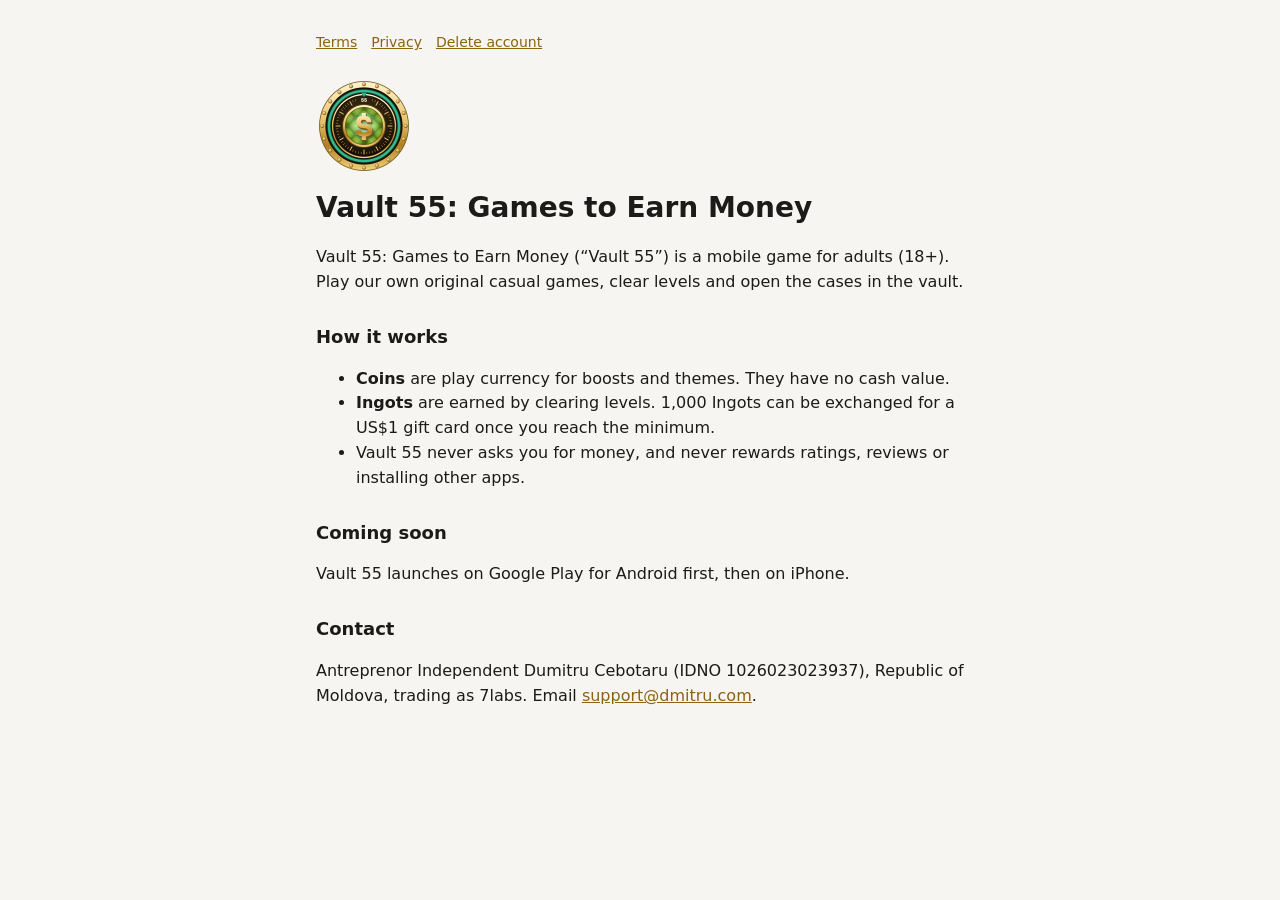
<file: index.html>
<!doctype html>
<html lang="en">
<head>
  <meta charset="utf-8">
  <meta name="viewport" content="width=device-width, initial-scale=1">
  <title>Vault 55: Games to Earn Money</title>
  <meta name="description" content="Vault 55: Games to Earn Money is a mobile game for adults: original puzzle and casual games, Coins to play with and Ingots you can exchange for gift cards.">
  <link rel="icon" href="icon.png">
  <link rel="stylesheet" href="site.css">
</head>
<body>
<main>
  <nav><a href="terms.html">Terms</a><a href="privacy.html">Privacy</a><a href="delete-account.html">Delete account</a></nav>
  <img src="icon.png" width="96" height="96" alt="" style="display:block;margin:8px 0 12px">
  <h1>Vault 55: Games to Earn Money</h1>
  <p>Vault 55: Games to Earn Money (“Vault 55”) is a mobile game for adults (18+). Play our own original casual games, clear levels and open the cases in the vault.</p>
  <h2>How it works</h2>
  <ul>
    <li><strong>Coins</strong> are play currency for boosts and themes. They have no cash value.</li>
    <li><strong>Ingots</strong> are earned by clearing levels. 1,000 Ingots can be exchanged for a US$1 gift card once you reach the minimum.</li>
    <li>Vault 55 never asks you for money, and never rewards ratings, reviews or installing other apps.</li>
  </ul>
  <h2>Coming soon</h2>
  <p>Vault 55 launches on Google Play for Android first, then on iPhone.</p>
  <h2>Contact</h2>
  <p>Antreprenor Independent Dumitru Cebotaru (IDNO 1026023023937), Republic of Moldova, trading as 7labs. Email <a href="mailto:support@dmitru.com">support@dmitru.com</a>.</p>
</main>
</body>
</html>
</file>
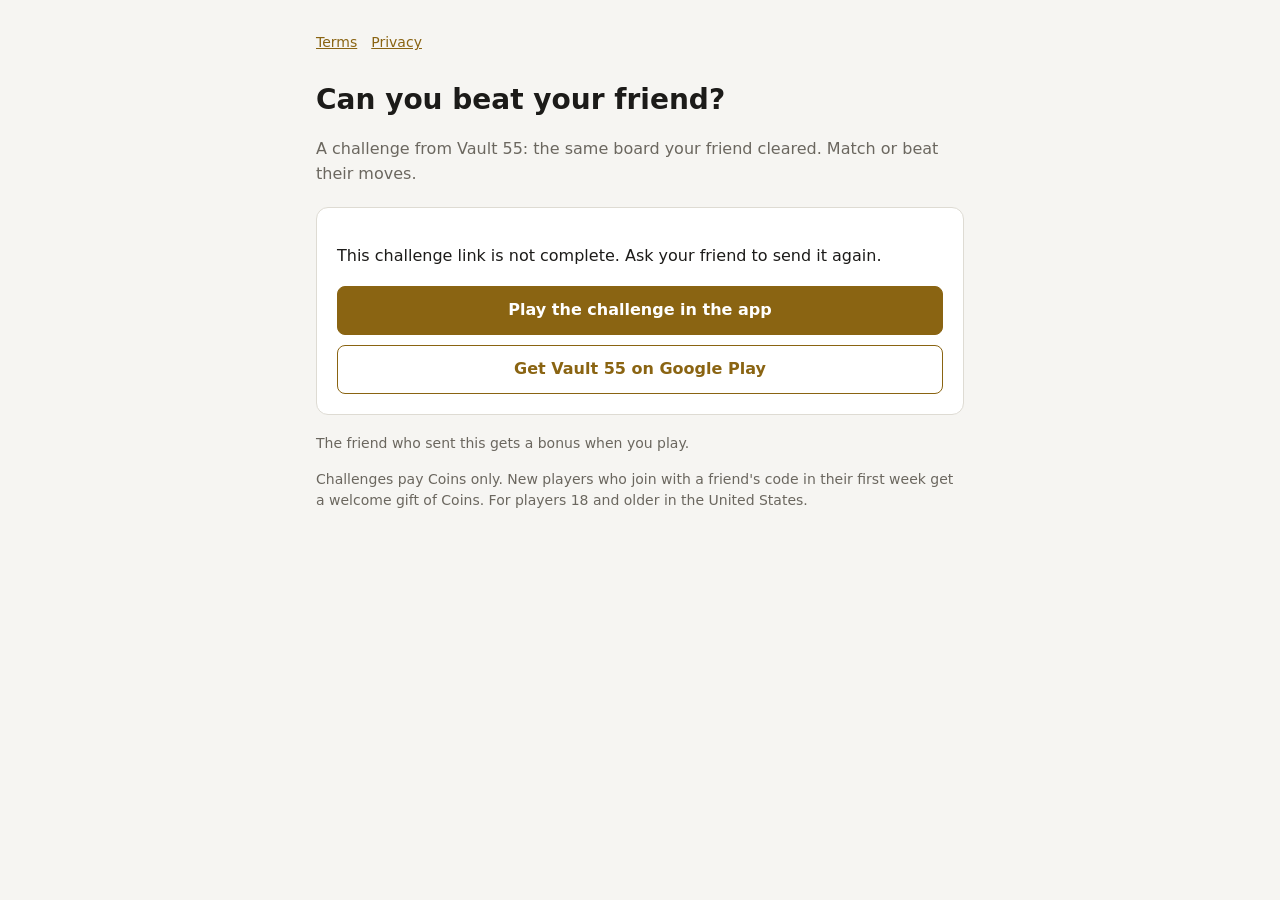
<file: challenge.html>
<!doctype html>
<html lang="en">
<head>
  <meta charset="utf-8">
  <meta name="viewport" content="width=device-width, initial-scale=1">
  <title>Vault 55 challenge</title>
  <meta name="robots" content="noindex">
  <link rel="icon" href="icon.png">
  <link rel="stylesheet" href="site.css">
  <style>
    .card { background: var(--card); border: 1px solid var(--line); border-radius: 12px; padding: 20px; margin-top: 20px; }
    .code { font-size: 26px; font-weight: 800; letter-spacing: 1px; color: var(--accent); margin: 4px 0 8px; word-break: break-all; }
    .actions { display: flex; flex-direction: column; gap: 10px; margin-top: 18px; }
    .actions a { display: block; text-align: center; text-decoration: none; font-weight: 600; min-height: 44px; padding: 11px 18px; border-radius: 8px; }
    .primary { background: var(--accent); color: var(--card); border: 1px solid var(--accent); }
    .secondary { color: var(--accent); border: 1px solid var(--accent); }
    .small { font-size: 14px; }
  </style>
</head>
<body>
<main>
  <nav><a href="terms.html">Terms</a><a href="privacy.html">Privacy</a></nav>
  <h1>Can you beat your friend?</h1>
  <p class="muted">A challenge from Vault 55: the same board your friend cleared. Match or beat their moves.</p>

  <div class="card">
    <p class="muted small" id="from-label">Challenge from</p>
    <p class="code" id="code">&nbsp;</p>
    <p id="state">Open it in the app to see the level and the moves to beat.</p>
    <div class="actions">
      <a class="primary" id="open" href="vault55://challenge">Play the challenge in the app</a>
      <a class="secondary" id="store" href="https://play.google.com/store/apps/details?id=com.sevenlabs.vault55">Get Vault 55 on Google Play</a>
    </div>
  </div>

  <p class="muted small" style="margin-top:18px">The friend who sent this gets a bonus when you play.</p>
  <p class="muted small">Challenges pay Coins only. New players who join with a friend&#x27;s code in their first week get a welcome gift of Coins. For players 18 and older in the United States.</p>
</main>
<script>
  // Reads ?id=UUID&c=CODE. Anything that does not match the patterns the app uses is ignored.
  (function () {
    var q = new URLSearchParams(location.search);
    var id = (q.get("id") || "").trim().toLowerCase();
    var code = (q.get("c") || "").trim().toUpperCase();
    if (!/^[0-9a-f]{8}-[0-9a-f]{4}-[0-9a-f]{4}-[0-9a-f]{4}-[0-9a-f]{12}$/.test(id)) id = "";
    if (!/^[A-Z]{3,8}-[0-9]{2,3}$/.test(code)) code = "";

    if (code) {
      document.getElementById("code").textContent = code;
    } else {
      document.getElementById("from-label").hidden = true;
      document.getElementById("code").hidden = true;
    }
    if (!id) {
      document.getElementById("state").textContent = "This challenge link is not complete. Ask your friend to send it again.";
      document.getElementById("open").hidden = true;
    }

    var app = new URLSearchParams();
    if (id) app.set("id", id);
    if (code) app.set("c", code);
    var appLink = "vault55://challenge" + (id ? "?" + app.toString() : "");
    document.getElementById("open").href = appLink;

    // The Play Store keeps the referrer through the install: ch=challenge, c=friend code.
    var ref = new URLSearchParams();
    if (id) ref.set("ch", id);
    if (code) ref.set("c", code);
    var store = "https://play.google.com/store/apps/details?id=com.sevenlabs.vault55";
    if (ref.toString()) store += "&referrer=" + encodeURIComponent(ref.toString());
    document.getElementById("store").href = store;

    if (id && /Android/i.test(navigator.userAgent)) {
      setTimeout(function () { location.href = appLink; }, 300);
    }
  })();
</script>
</body>
</html>
</file>
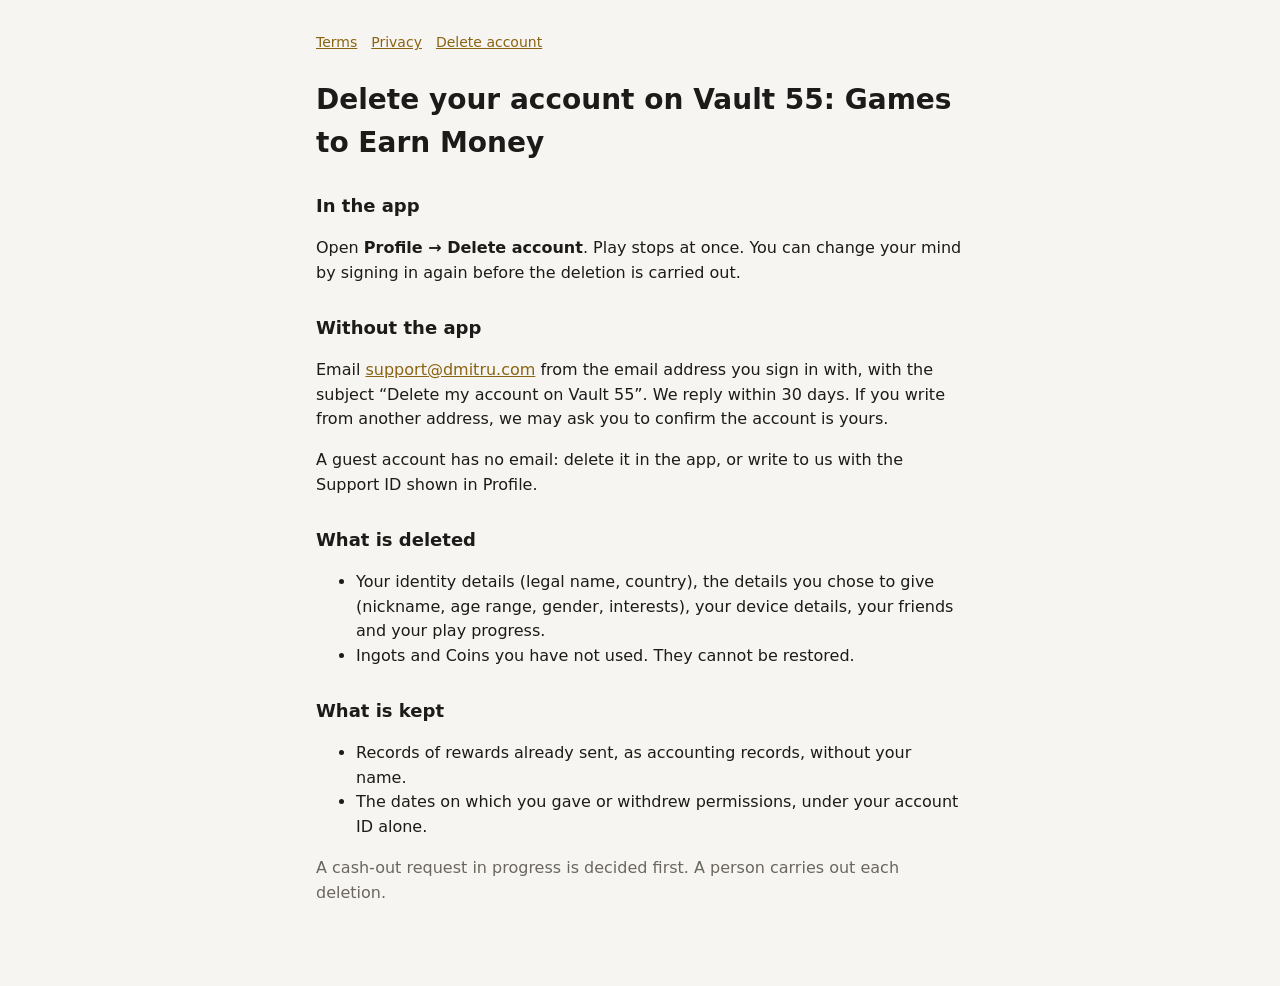
<file: delete-account.html>
<!doctype html>
<html lang="en">
<head>
  <meta charset="utf-8">
  <meta name="viewport" content="width=device-width, initial-scale=1">
  <title>Delete your account on Vault 55: Games to Earn Money</title>
  <link rel="icon" href="icon.png">
  <link rel="stylesheet" href="site.css">
</head>
<body>
<main>
  <nav><a href="terms.html">Terms</a><a href="privacy.html">Privacy</a><a href="delete-account.html">Delete account</a></nav>
  <h1>Delete your account on Vault 55: Games to Earn Money</h1>

  <h2>In the app</h2>
  <p>Open <strong>Profile → Delete account</strong>. Play stops at once. You can change your mind by signing in again before the deletion is carried out.</p>

  <h2>Without the app</h2>
  <p>Email <a href="mailto:support@dmitru.com?subject=Delete%20my%20account%20on%20Vault%2055">support@dmitru.com</a> from the email address you sign in with, with the subject “Delete my account on Vault 55”. We reply within 30 days. If you write from another address, we may ask you to confirm the account is yours.</p>

  <p>A guest account has no email: delete it in the app, or write to us with the Support ID shown in Profile.</p>

  <h2>What is deleted</h2>
  <ul>
    <li>Your identity details (legal name, country), the details you chose to give (nickname, age range, gender, interests), your device details, your friends and your play progress.</li>
    <li>Ingots and Coins you have not used. They cannot be restored.</li>
  </ul>
  <h2>What is kept</h2>
  <ul>
    <li>Records of rewards already sent, as accounting records, without your name.</li>
    <li>The dates on which you gave or withdrew permissions, under your account ID alone.</li>
  </ul>
  <p class="muted">A cash-out request in progress is decided first. A person carries out each deletion.</p>
</main>
</body>
</html>
</file>
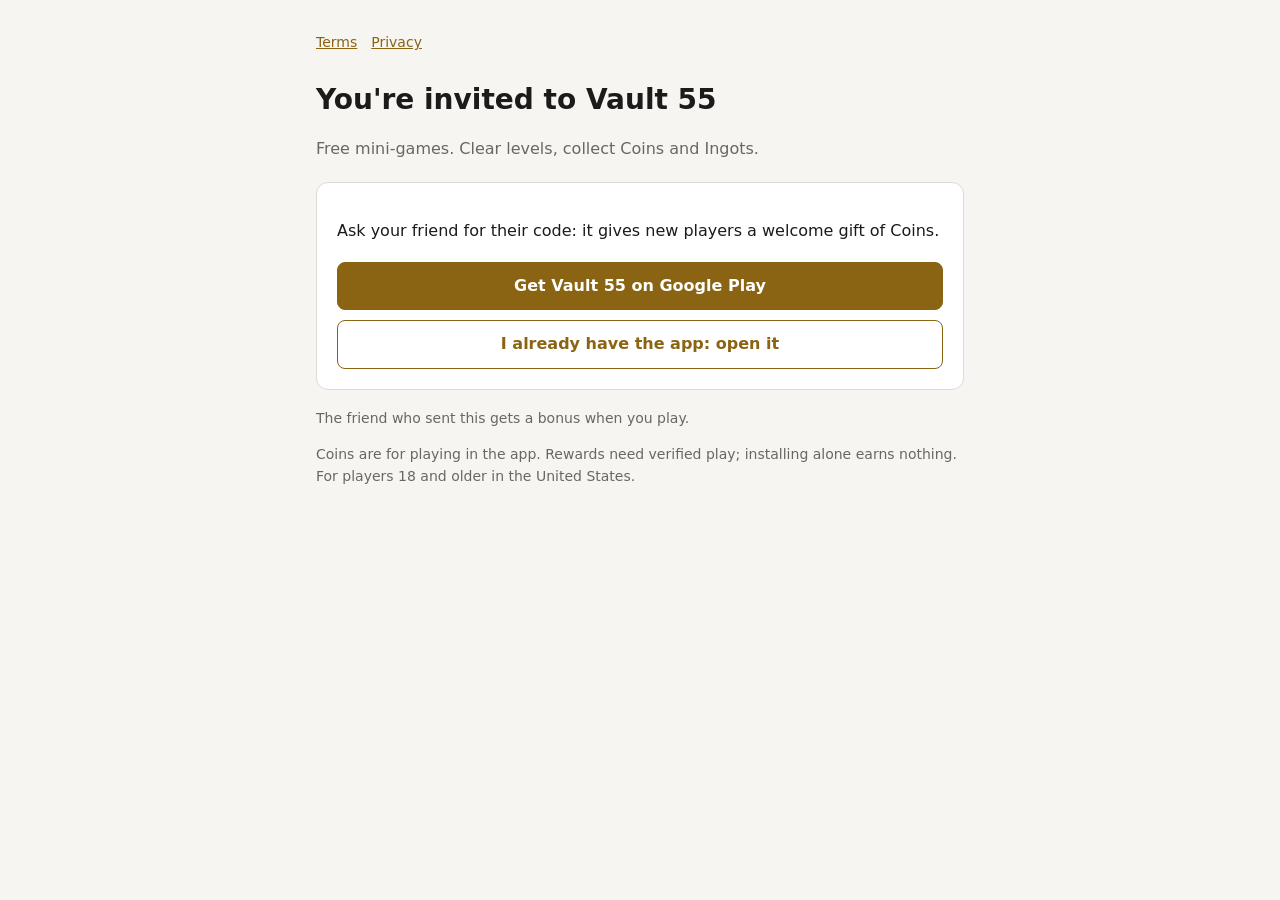
<file: invite.html>
<!doctype html>
<html lang="en">
<head>
  <meta charset="utf-8">
  <meta name="viewport" content="width=device-width, initial-scale=1">
  <title>Invited to Vault 55</title>
  <meta name="robots" content="noindex">
  <link rel="icon" href="icon.png">
  <link rel="stylesheet" href="site.css">
  <style>
    .card { background: var(--card); border: 1px solid var(--line); border-radius: 12px; padding: 20px; margin-top: 20px; }
    .code { font-size: 34px; font-weight: 800; letter-spacing: 1px; color: var(--accent); margin: 4px 0 8px; word-break: break-all; }
    .gift { color: var(--ok); font-weight: 700; }
    .actions { display: flex; flex-direction: column; gap: 10px; margin-top: 18px; }
    .actions a { display: block; text-align: center; text-decoration: none; font-weight: 600; min-height: 44px; padding: 11px 18px; border-radius: 8px; }
    .primary { background: var(--accent); color: var(--card); border: 1px solid var(--accent); }
    .secondary { color: var(--accent); border: 1px solid var(--accent); }
    .small { font-size: 14px; }
  </style>
</head>
<body>
<main>
  <nav><a href="terms.html">Terms</a><a href="privacy.html">Privacy</a></nav>
  <h1>You&#x27;re invited to Vault 55</h1>
  <p class="muted">Free mini-games. Clear levels, collect Coins and Ingots.</p>

  <div class="card" id="invite">
    <p class="muted small" id="code-label">Your friend&#x27;s code</p>
    <p class="code" id="code">&nbsp;</p>
    <p class="gift" id="gift" hidden>A Coin gift is waiting for you.</p>
    <p id="how">New players who use this code in their first week get a welcome gift of Coins.</p>
    <div class="actions">
      <a class="primary" id="store" href="https://play.google.com/store/apps/details?id=com.sevenlabs.vault55">Get Vault 55 on Google Play</a>
      <a class="secondary" id="open" href="vault55://invite">I already have the app: open it</a>
    </div>
  </div>

  <p class="muted small" style="margin-top:18px">The friend who sent this gets a bonus when you play.</p>
  <p class="muted small">Coins are for playing in the app. Rewards need verified play; installing alone earns nothing. For players 18 and older in the United States.</p>
</main>
<script>
  // Reads ?c=CODE&g=TOKEN. Anything that does not match the patterns the app uses is ignored.
  (function () {
    var q = new URLSearchParams(location.search);
    var code = (q.get("c") || "").trim().toUpperCase();
    var gift = (q.get("g") || "").trim().toUpperCase();
    if (!/^[A-Z]{3,8}-[0-9]{2,3}$/.test(code)) code = "";
    if (!/^[A-Z2-9]{8}$/.test(gift)) gift = "";

    var params = new URLSearchParams();
    if (code) params.set("c", code);
    if (gift) params.set("g", gift);
    var query = params.toString();

    if (code) {
      document.getElementById("code").textContent = code;
    } else {
      document.getElementById("code-label").hidden = true;
      document.getElementById("code").hidden = true;
      document.getElementById("how").textContent = "Ask your friend for their code: it gives new players a welcome gift of Coins.";
    }
    if (gift) document.getElementById("gift").hidden = false;

    // The Play Store keeps the referrer through the install, so the app can find the code.
    var store = "https://play.google.com/store/apps/details?id=com.sevenlabs.vault55";
    if (query) store += "&referrer=" + encodeURIComponent(query);
    document.getElementById("store").href = store;

    var app = "vault55://invite" + (query ? "?" + query : "");
    document.getElementById("open").href = app;
    // Try the app once; if it is not installed the page simply stays.
    if (query && /Android/i.test(navigator.userAgent)) {
      setTimeout(function () { location.href = app; }, 300);
    }
  })();
</script>
</body>
</html>
</file>
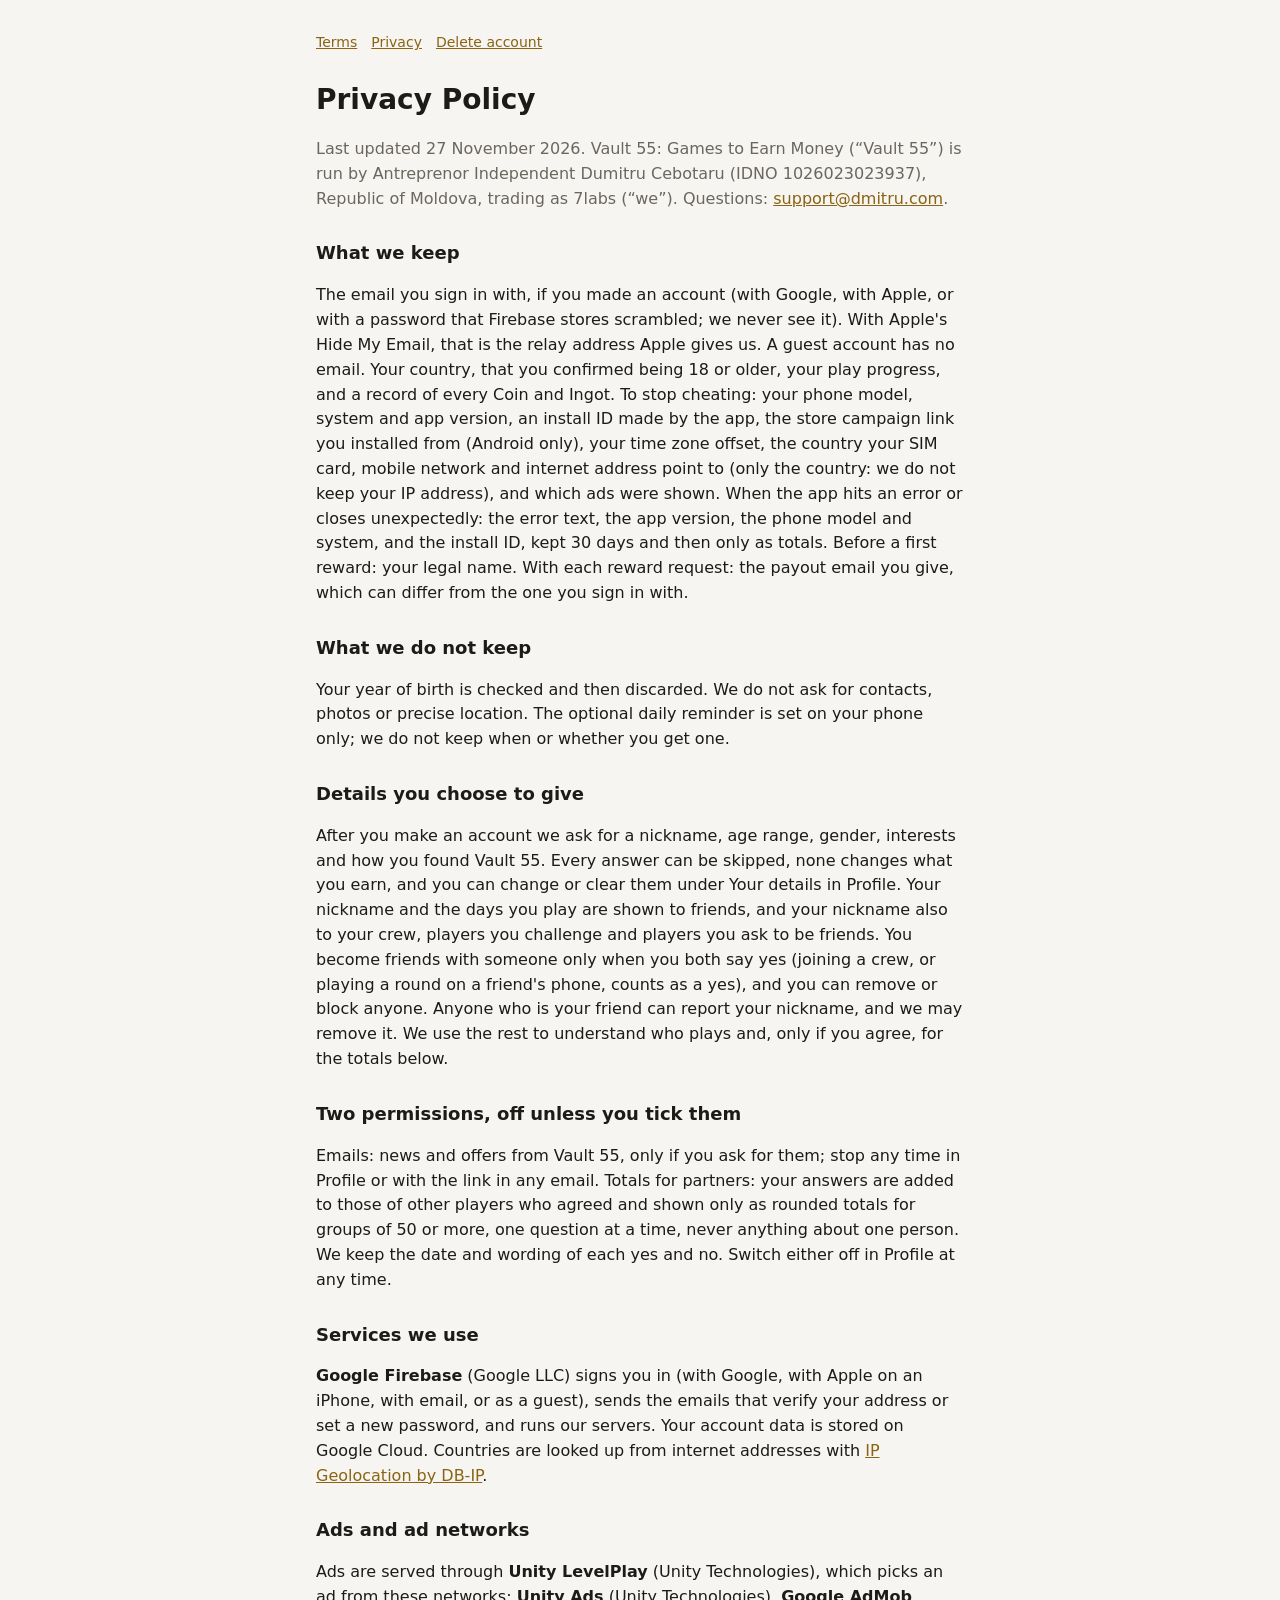
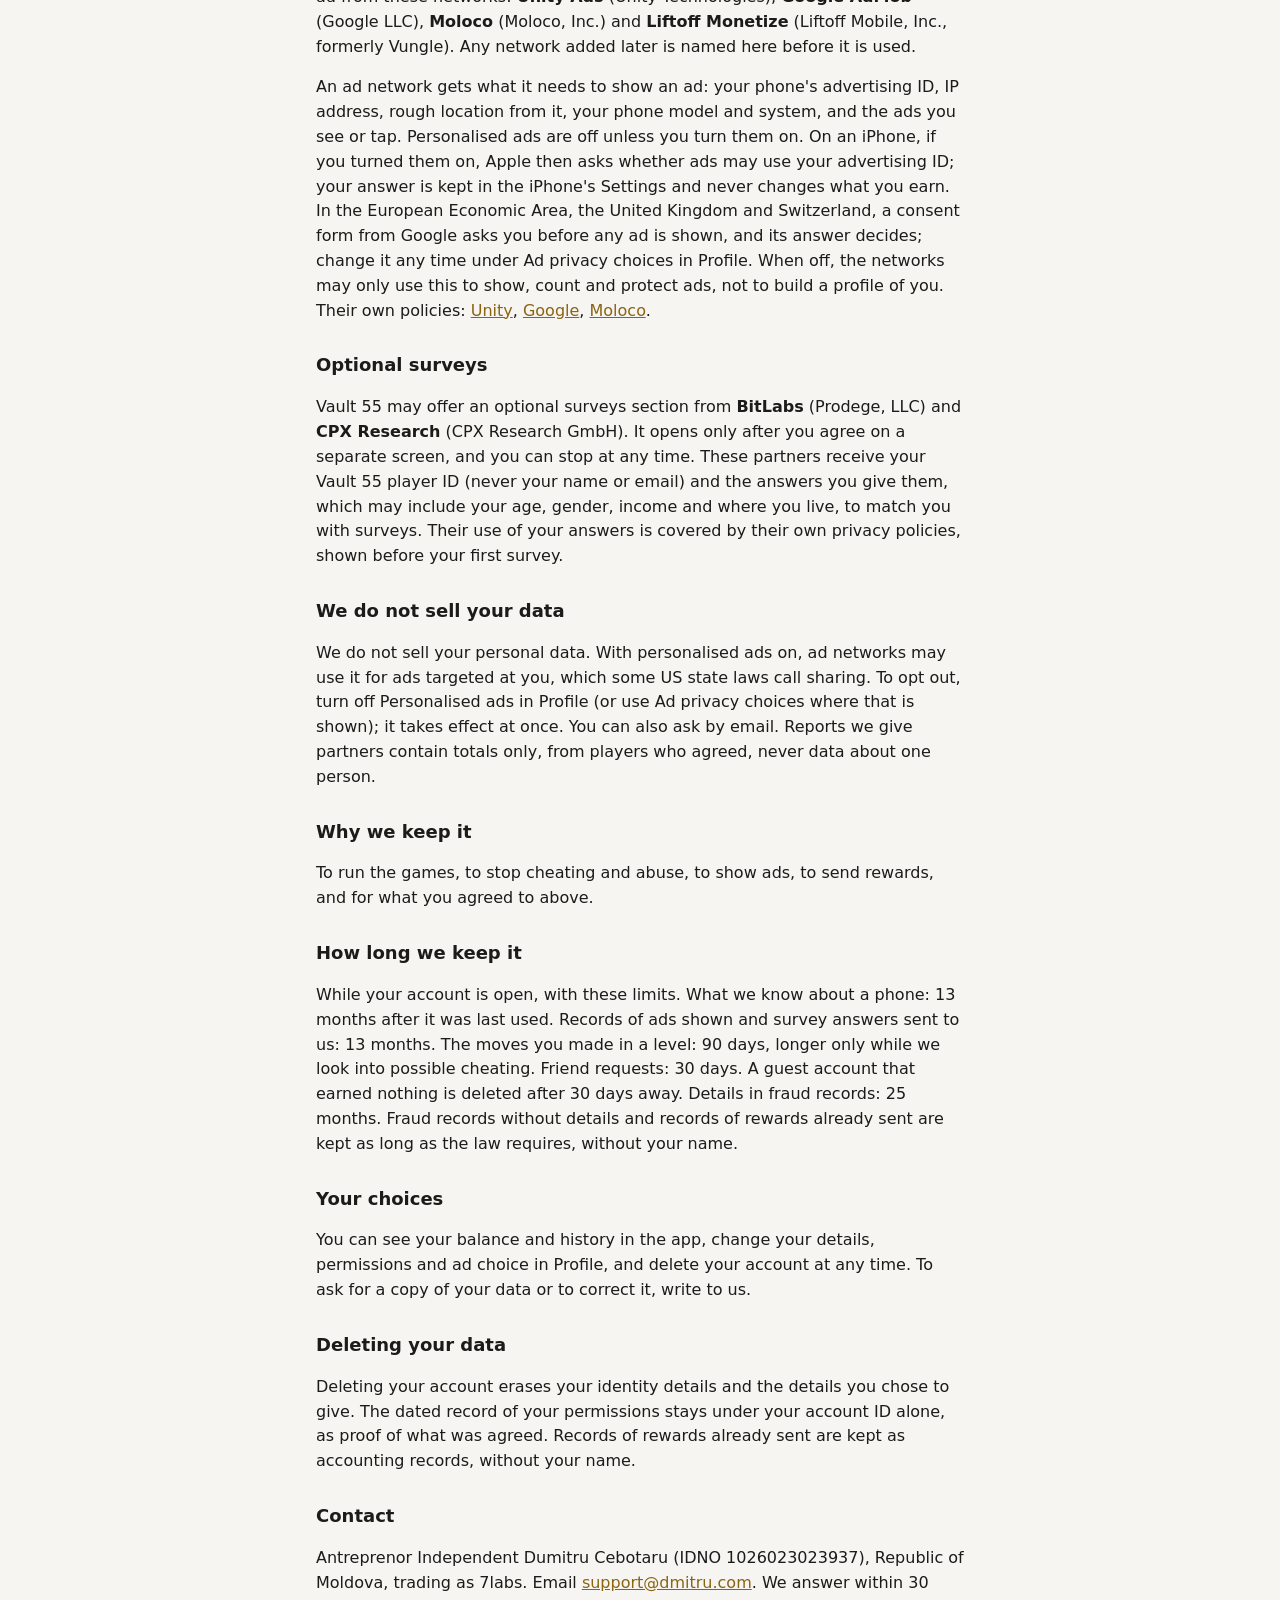
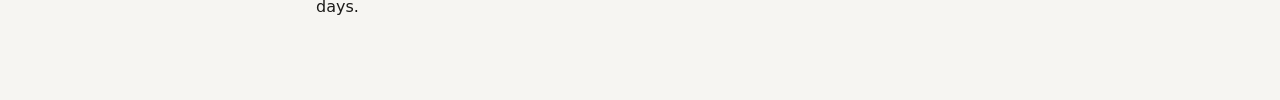
<file: privacy.html>
<!doctype html>
<html lang="en">
<head>
  <meta charset="utf-8">
  <meta name="viewport" content="width=device-width, initial-scale=1">
  <title>Vault 55: Games to Earn Money Privacy Policy</title>
  <link rel="icon" href="icon.png">
  <link rel="stylesheet" href="site.css">
</head>
<body>
<main>
  <nav><a href="terms.html">Terms</a><a href="privacy.html">Privacy</a><a href="delete-account.html">Delete account</a></nav>
  <h1>Privacy Policy</h1>
  <p class="muted">Last updated 27 November 2026. Vault 55: Games to Earn Money (“Vault 55”) is run by Antreprenor Independent Dumitru Cebotaru (IDNO 1026023023937), Republic of Moldova, trading as 7labs (“we”). Questions: <a href="mailto:support@dmitru.com">support@dmitru.com</a>.</p>
  <h2>What we keep</h2>
  <p>The email you sign in with, if you made an account (with Google, with Apple, or with a password that Firebase stores scrambled; we never see it). With Apple&#x27;s Hide My Email, that is the relay address Apple gives us. A guest account has no email. Your country, that you confirmed being 18 or older, your play progress, and a record of every Coin and Ingot. To stop cheating: your phone model, system and app version, an install ID made by the app, the store campaign link you installed from (Android only), your time zone offset, the country your SIM card, mobile network and internet address point to (only the country: we do not keep your IP address), and which ads were shown. When the app hits an error or closes unexpectedly: the error text, the app version, the phone model and system, and the install ID, kept 30 days and then only as totals. Before a first reward: your legal name. With each reward request: the payout email you give, which can differ from the one you sign in with.</p>
  <h2>What we do not keep</h2>
  <p>Your year of birth is checked and then discarded. We do not ask for contacts, photos or precise location. The optional daily reminder is set on your phone only; we do not keep when or whether you get one.</p>
  <h2>Details you choose to give</h2>
  <p>After you make an account we ask for a nickname, age range, gender, interests and how you found Vault 55. Every answer can be skipped, none changes what you earn, and you can change or clear them under Your details in Profile. Your nickname and the days you play are shown to friends, and your nickname also to your crew, players you challenge and players you ask to be friends. You become friends with someone only when you both say yes (joining a crew, or playing a round on a friend's phone, counts as a yes), and you can remove or block anyone. Anyone who is your friend can report your nickname, and we may remove it. We use the rest to understand who plays and, only if you agree, for the totals below.</p>
  <h2>Two permissions, off unless you tick them</h2>
  <p>Emails: news and offers from Vault 55, only if you ask for them; stop any time in Profile or with the link in any email. Totals for partners: your answers are added to those of other players who agreed and shown only as rounded totals for groups of 50 or more, one question at a time, never anything about one person. We keep the date and wording of each yes and no. Switch either off in Profile at any time.</p>
  <h2>Services we use</h2>
  <p><strong>Google Firebase</strong> (Google LLC) signs you in (with Google, with Apple on an iPhone, with email, or as a guest), sends the emails that verify your address or set a new password, and runs our servers. Your account data is stored on Google Cloud. Countries are looked up from internet addresses with <a href="https://db-ip.com">IP Geolocation by DB-IP</a>.</p>
  <h2>Ads and ad networks</h2>
  <p>Ads are served through <strong>Unity LevelPlay</strong> (Unity Technologies), which picks an ad from these networks: <strong>Unity Ads</strong> (Unity Technologies), <strong>Google AdMob</strong> (Google LLC), <strong>Moloco</strong> (Moloco, Inc.) and <strong>Liftoff Monetize</strong> (Liftoff Mobile, Inc., formerly Vungle). Any network added later is named here before it is used.</p>
  <p>An ad network gets what it needs to show an ad: your phone&#x27;s advertising ID, IP address, rough location from it, your phone model and system, and the ads you see or tap. Personalised ads are off unless you turn them on. On an iPhone, if you turned them on, Apple then asks whether ads may use your advertising ID; your answer is kept in the iPhone&#x27;s Settings and never changes what you earn. In the European Economic Area, the United Kingdom and Switzerland, a consent form from Google asks you before any ad is shown, and its answer decides; change it any time under Ad privacy choices in Profile. When off, the networks may only use this to show, count and protect ads, not to build a profile of you. Their own policies: <a href="https://unity.com/legal/game-player-and-app-user-privacy-policy">Unity</a>, <a href="https://policies.google.com/technologies/ads">Google</a>, <a href="https://www.moloco.com/privacy-policy">Moloco</a>.</p>
  <h2>Optional surveys</h2>
  <p>Vault 55 may offer an optional surveys section from <strong>BitLabs</strong> (Prodege, LLC) and <strong>CPX Research</strong> (CPX Research GmbH). It opens only after you agree on a separate screen, and you can stop at any time. These partners receive your Vault 55 player ID (never your name or email) and the answers you give them, which may include your age, gender, income and where you live, to match you with surveys. Their use of your answers is covered by their own privacy policies, shown before your first survey.</p>
  <h2>We do not sell your data</h2>
  <p>We do not sell your personal data. With personalised ads on, ad networks may use it for ads targeted at you, which some US state laws call sharing. To opt out, turn off Personalised ads in Profile (or use Ad privacy choices where that is shown); it takes effect at once. You can also ask by email. Reports we give partners contain totals only, from players who agreed, never data about one person.</p>
  <h2>Why we keep it</h2>
  <p>To run the games, to stop cheating and abuse, to show ads, to send rewards, and for what you agreed to above.</p>
  <h2>How long we keep it</h2>
  <p>While your account is open, with these limits. What we know about a phone: 13 months after it was last used. Records of ads shown and survey answers sent to us: 13 months. The moves you made in a level: 90 days, longer only while we look into possible cheating. Friend requests: 30 days. A guest account that earned nothing is deleted after 30 days away. Details in fraud records: 25 months. Fraud records without details and records of rewards already sent are kept as long as the law requires, without your name.</p>
  <h2>Your choices</h2>
  <p>You can see your balance and history in the app, change your details, permissions and ad choice in Profile, and delete your account at any time. To ask for a copy of your data or to correct it, write to us.</p>
  <h2>Deleting your data</h2>
  <p>Deleting your account erases your identity details and the details you chose to give. The dated record of your permissions stays under your account ID alone, as proof of what was agreed. Records of rewards already sent are kept as accounting records, without your name.</p>
  <h2>Contact</h2>
  <p>Antreprenor Independent Dumitru Cebotaru (IDNO 1026023023937), Republic of Moldova, trading as 7labs. Email <a href="mailto:support@dmitru.com">support@dmitru.com</a>. We answer within 30 days.</p>
</main>
</body>
</html>
</file>
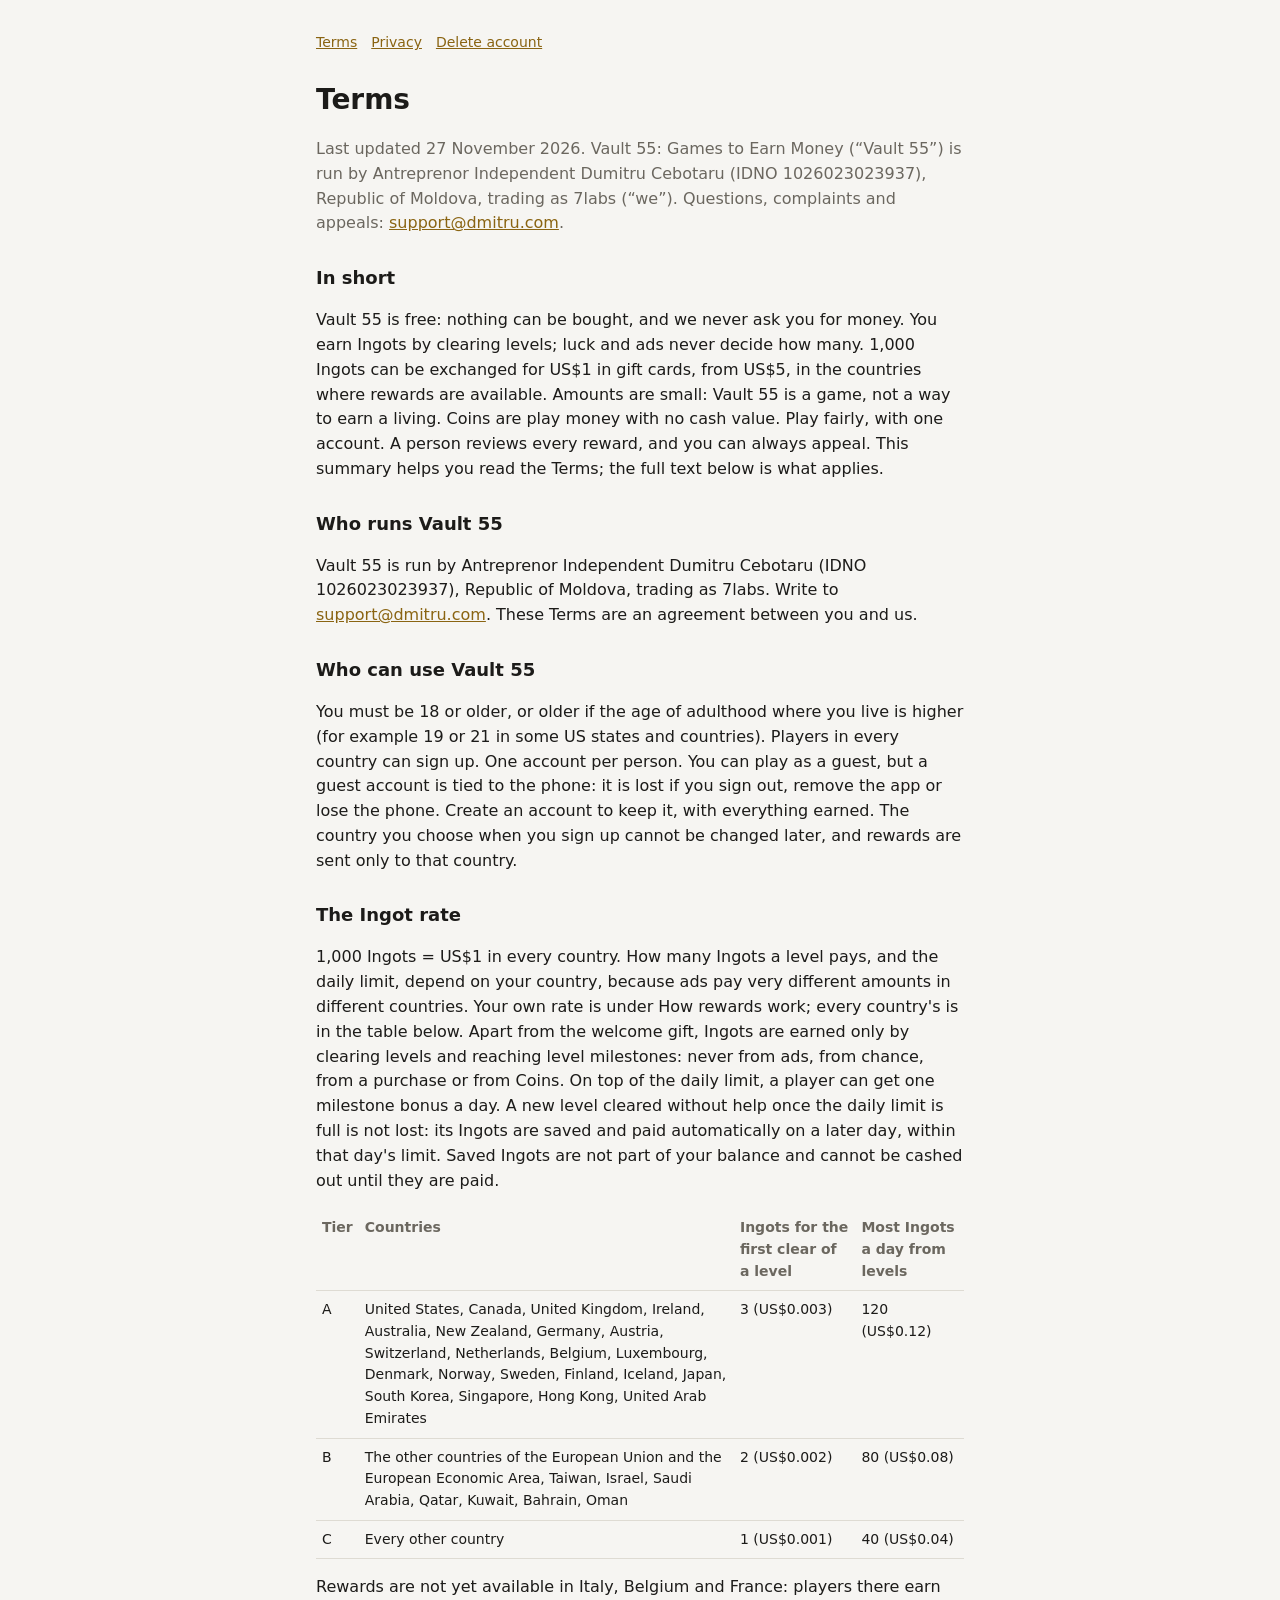
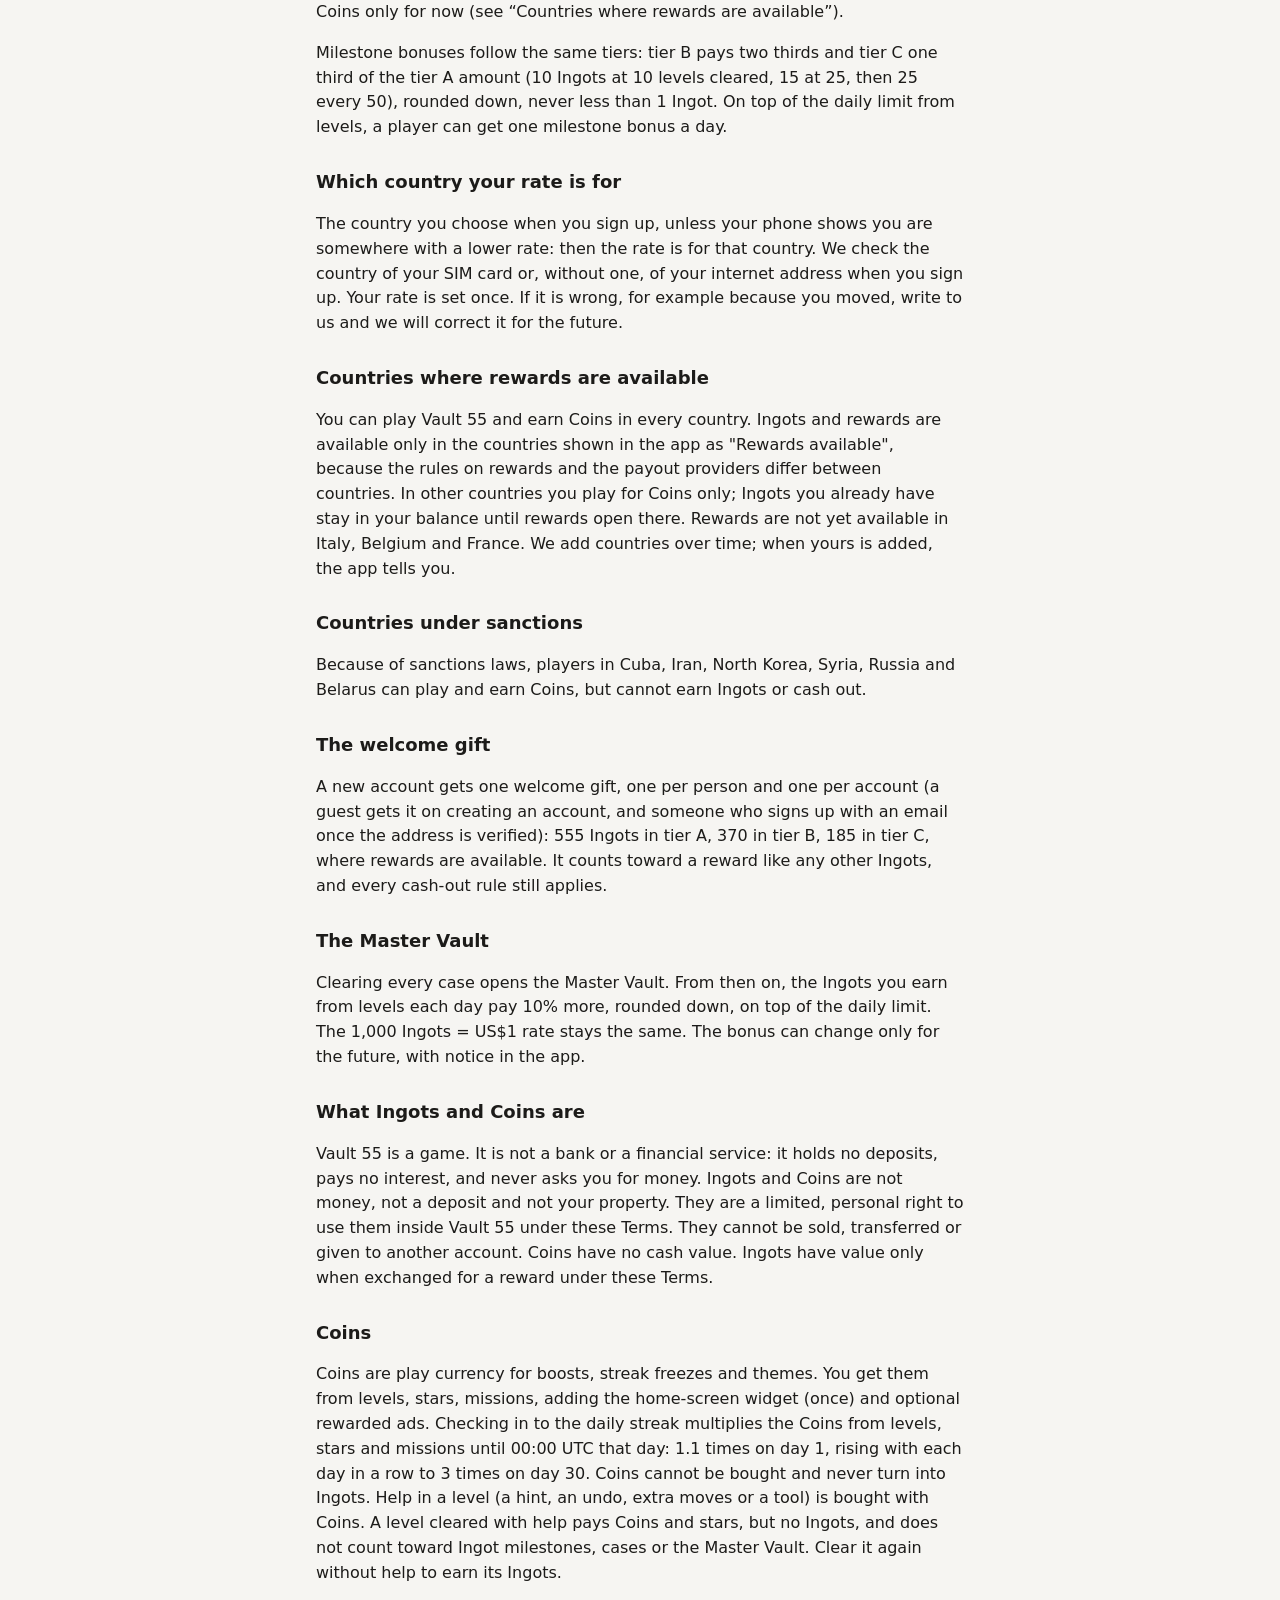
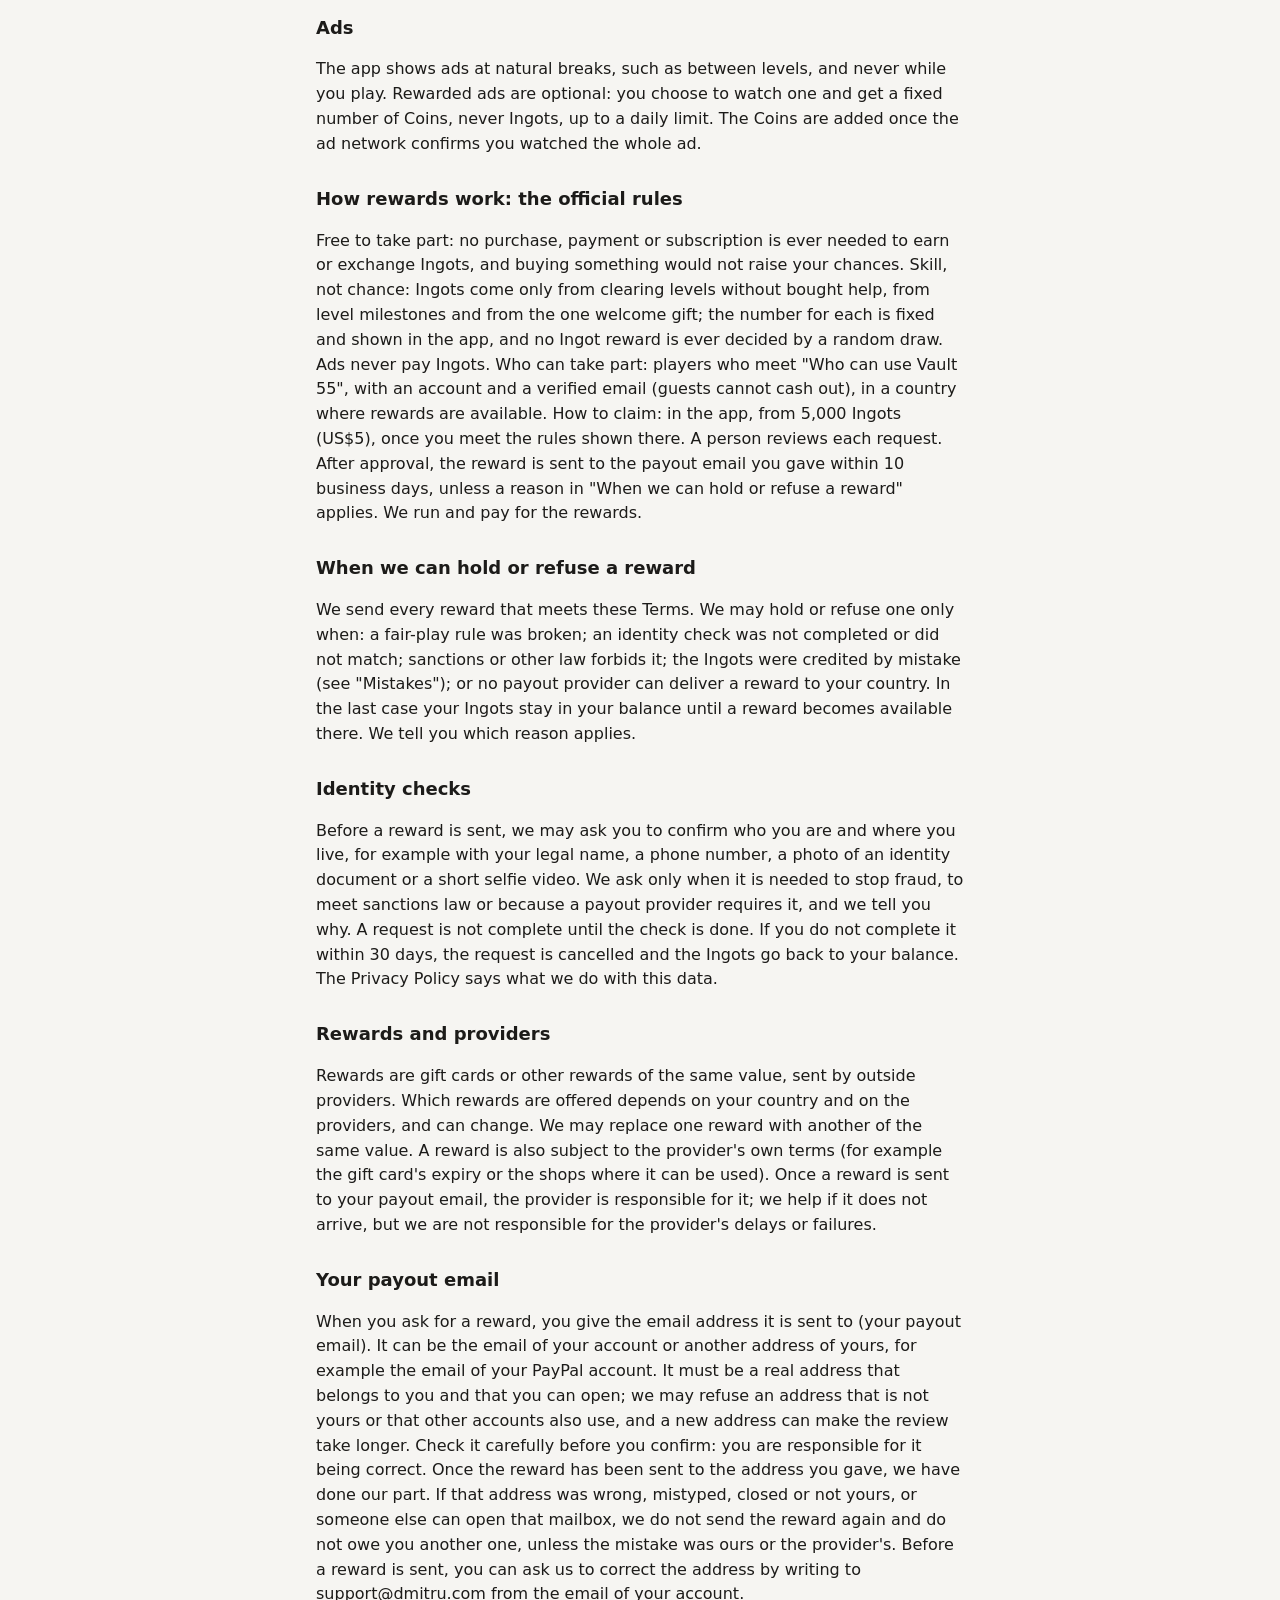
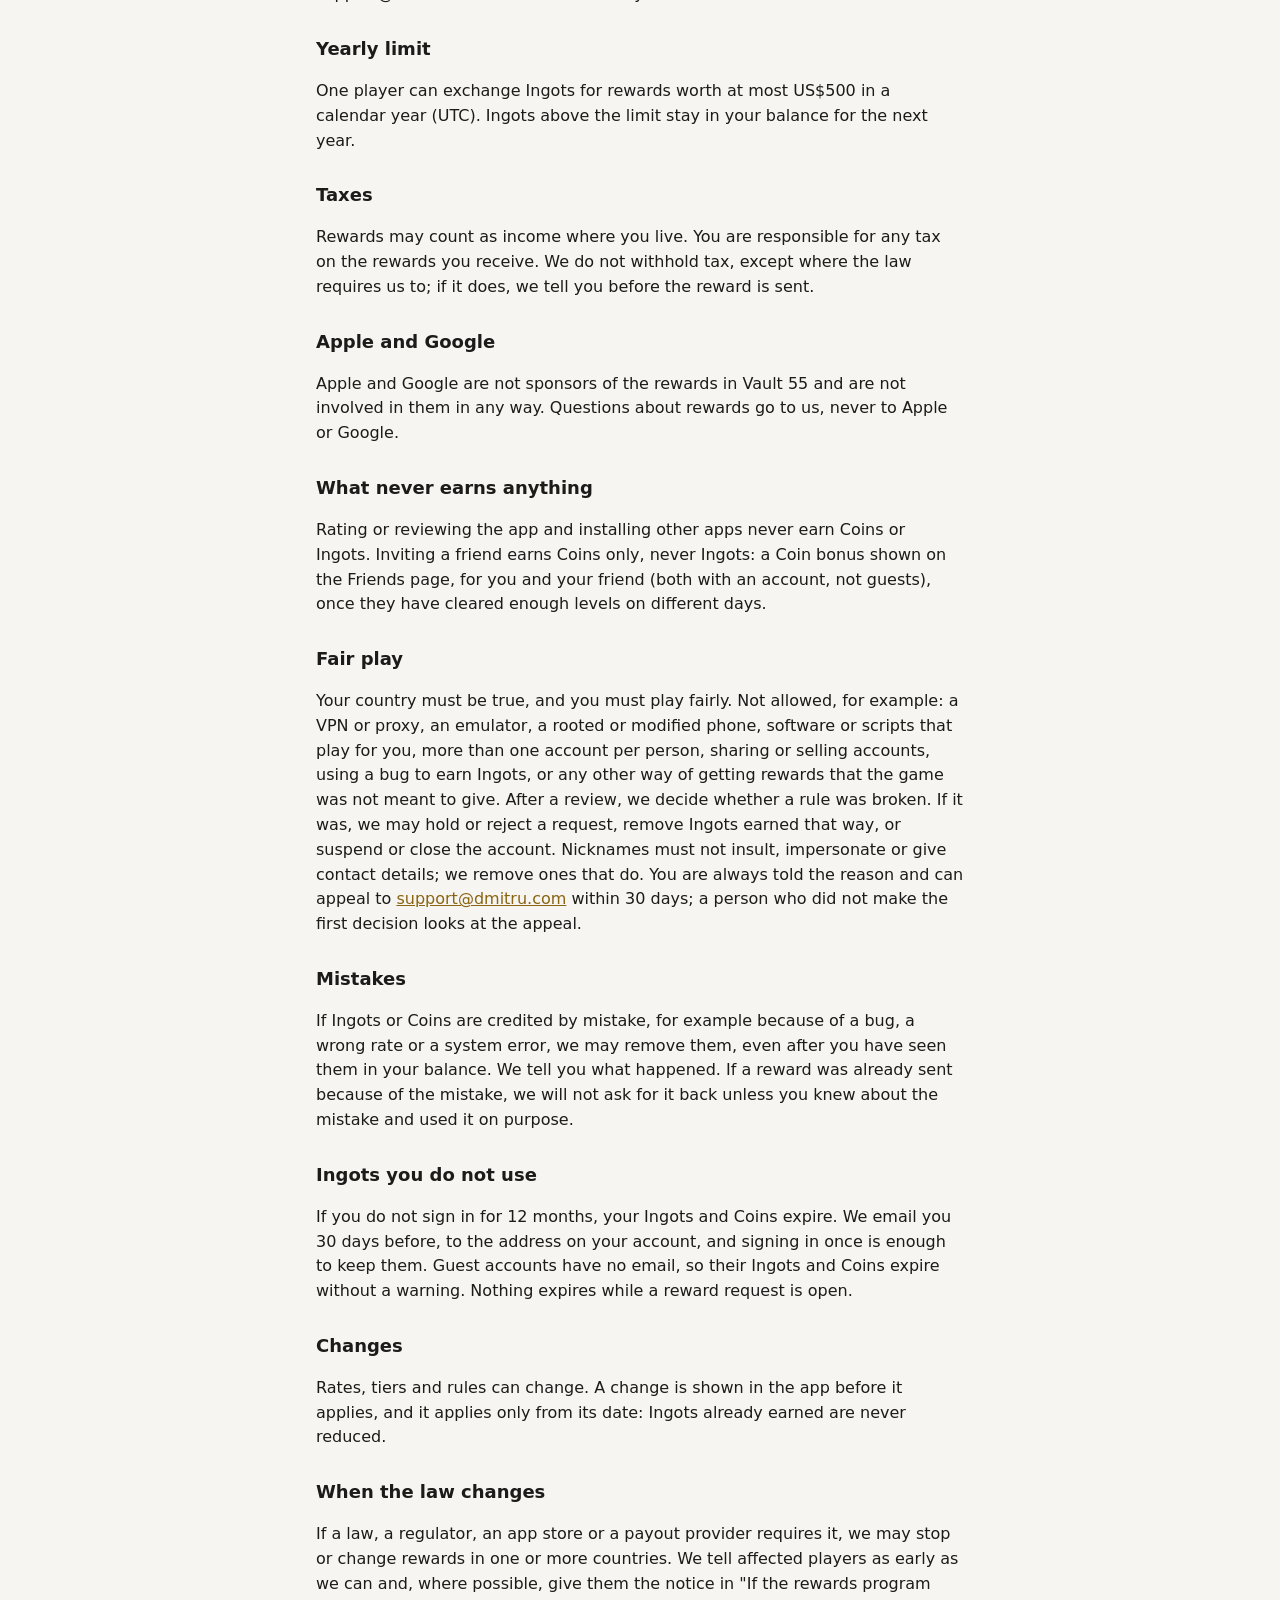
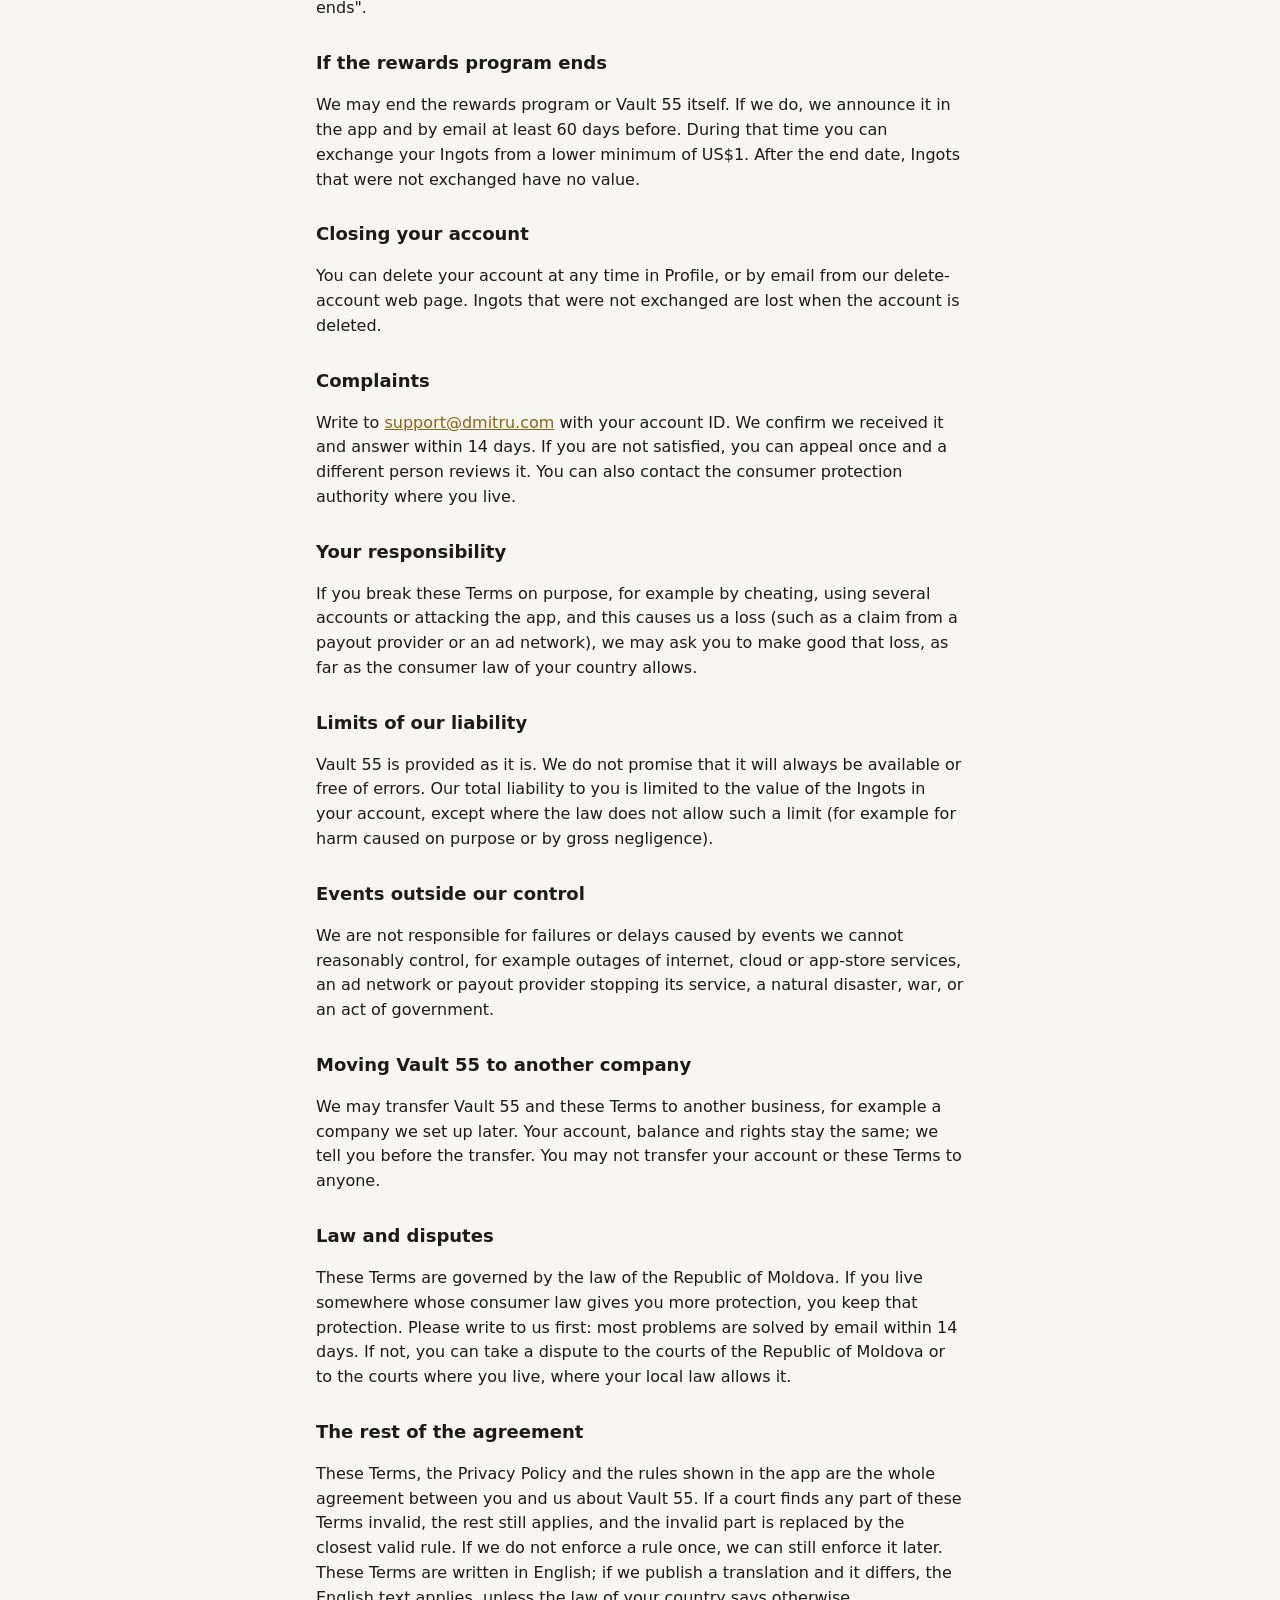
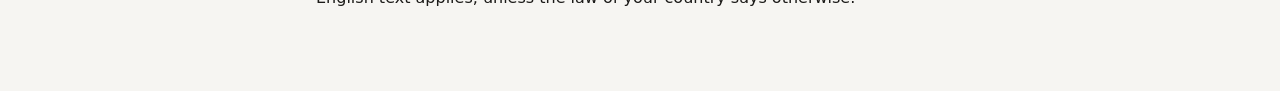
<file: terms.html>
<!doctype html>
<html lang="en">
<head>
  <meta charset="utf-8">
  <meta name="viewport" content="width=device-width, initial-scale=1">
  <title>Vault 55: Games to Earn Money Terms</title>
  <link rel="icon" href="icon.png">
  <link rel="stylesheet" href="site.css">
</head>
<body>
<main>
  <nav><a href="terms.html">Terms</a><a href="privacy.html">Privacy</a><a href="delete-account.html">Delete account</a></nav>
  <h1>Terms</h1>
  <p class="muted">Last updated 27 November 2026. Vault 55: Games to Earn Money (“Vault 55”) is run by Antreprenor Independent Dumitru Cebotaru (IDNO 1026023023937), Republic of Moldova, trading as 7labs (“we”). Questions, complaints and appeals: <a href="mailto:support@dmitru.com">support@dmitru.com</a>.</p>
  <h2>In short</h2>
  <p>Vault 55 is free: nothing can be bought, and we never ask you for money. You earn Ingots by clearing levels; luck and ads never decide how many. 1,000 Ingots can be exchanged for US$1 in gift cards, from US$5, in the countries where rewards are available. Amounts are small: Vault 55 is a game, not a way to earn a living. Coins are play money with no cash value. Play fairly, with one account. A person reviews every reward, and you can always appeal. This summary helps you read the Terms; the full text below is what applies.</p>
  <h2>Who runs Vault 55</h2>
  <p>Vault 55 is run by Antreprenor Independent Dumitru Cebotaru (IDNO 1026023023937), Republic of Moldova, trading as 7labs. Write to <a href="mailto:support@dmitru.com">support@dmitru.com</a>. These Terms are an agreement between you and us.</p>
  <h2>Who can use Vault 55</h2>
  <p>You must be 18 or older, or older if the age of adulthood where you live is higher (for example 19 or 21 in some US states and countries). Players in every country can sign up. One account per person. You can play as a guest, but a guest account is tied to the phone: it is lost if you sign out, remove the app or lose the phone. Create an account to keep it, with everything earned. The country you choose when you sign up cannot be changed later, and rewards are sent only to that country.</p>
  <h2 id="rates">The Ingot rate</h2>
  <p>1,000 Ingots = US$1 in every country. How many Ingots a level pays, and the daily limit, depend on your country, because ads pay very different amounts in different countries. Your own rate is under How rewards work; every country's is in the table below. Apart from the welcome gift, Ingots are earned only by clearing levels and reaching level milestones: never from ads, from chance, from a purchase or from Coins. On top of the daily limit, a player can get one milestone bonus a day. A new level cleared without help once the daily limit is full is not lost: its Ingots are saved and paid automatically on a later day, within that day's limit. Saved Ingots are not part of your balance and cannot be cashed out until they are paid.</p>
  <table>
    <thead><tr><th>Tier</th><th>Countries</th><th>Ingots for the first clear of a level</th><th>Most Ingots a day from levels</th></tr></thead>
    <tbody>
      <tr><td>A</td><td>United States, Canada, United Kingdom, Ireland, Australia, New Zealand, Germany, Austria, Switzerland, Netherlands, Belgium, Luxembourg, Denmark, Norway, Sweden, Finland, Iceland, Japan, South Korea, Singapore, Hong Kong, United Arab Emirates</td><td>3 (US$0.003)</td><td>120 (US$0.12)</td></tr>
      <tr><td>B</td><td>The other countries of the European Union and the European Economic Area, Taiwan, Israel, Saudi Arabia, Qatar, Kuwait, Bahrain, Oman</td><td>2 (US$0.002)</td><td>80 (US$0.08)</td></tr>
      <tr><td>C</td><td>Every other country</td><td>1 (US$0.001)</td><td>40 (US$0.04)</td></tr>
    </tbody>
  </table>
  <p>Rewards are not yet available in Italy, Belgium and France: players there earn Coins only for now (see &ldquo;Countries where rewards are available&rdquo;).</p>
  <p>Milestone bonuses follow the same tiers: tier B pays two thirds and tier C one third of the tier A amount (10 Ingots at 10 levels cleared, 15 at 25, then 25 every 50), rounded down, never less than 1 Ingot. On top of the daily limit from levels, a player can get one milestone bonus a day.</p>
  <h2>Which country your rate is for</h2>
  <p>The country you choose when you sign up, unless your phone shows you are somewhere with a lower rate: then the rate is for that country. We check the country of your SIM card or, without one, of your internet address when you sign up. Your rate is set once. If it is wrong, for example because you moved, write to us and we will correct it for the future.</p>
  <h2>Countries where rewards are available</h2>
  <p>You can play Vault 55 and earn Coins in every country. Ingots and rewards are available only in the countries shown in the app as "Rewards available", because the rules on rewards and the payout providers differ between countries. In other countries you play for Coins only; Ingots you already have stay in your balance until rewards open there. Rewards are not yet available in Italy, Belgium and France. We add countries over time; when yours is added, the app tells you.</p>
  <h2>Countries under sanctions</h2>
  <p>Because of sanctions laws, players in Cuba, Iran, North Korea, Syria, Russia and Belarus can play and earn Coins, but cannot earn Ingots or cash out.</p>
  <h2>The welcome gift</h2>
  <p>A new account gets one welcome gift, one per person and one per account (a guest gets it on creating an account, and someone who signs up with an email once the address is verified): 555 Ingots in tier A, 370 in tier B, 185 in tier C, where rewards are available. It counts toward a reward like any other Ingots, and every cash-out rule still applies.</p>
  <h2>The Master Vault</h2>
  <p>Clearing every case opens the Master Vault. From then on, the Ingots you earn from levels each day pay 10% more, rounded down, on top of the daily limit. The 1,000 Ingots = US$1 rate stays the same. The bonus can change only for the future, with notice in the app.</p>
  <h2>What Ingots and Coins are</h2>
  <p>Vault 55 is a game. It is not a bank or a financial service: it holds no deposits, pays no interest, and never asks you for money. Ingots and Coins are not money, not a deposit and not your property. They are a limited, personal right to use them inside Vault 55 under these Terms. They cannot be sold, transferred or given to another account. Coins have no cash value. Ingots have value only when exchanged for a reward under these Terms.</p>
  <h2>Coins</h2>
  <p>Coins are play currency for boosts, streak freezes and themes. You get them from levels, stars, missions, adding the home-screen widget (once) and optional rewarded ads. Checking in to the daily streak multiplies the Coins from levels, stars and missions until 00:00 UTC that day: 1.1 times on day 1, rising with each day in a row to 3 times on day 30. Coins cannot be bought and never turn into Ingots. Help in a level (a hint, an undo, extra moves or a tool) is bought with Coins. A level cleared with help pays Coins and stars, but no Ingots, and does not count toward Ingot milestones, cases or the Master Vault. Clear it again without help to earn its Ingots.</p>
  <h2>Ads</h2>
  <p>The app shows ads at natural breaks, such as between levels, and never while you play. Rewarded ads are optional: you choose to watch one and get a fixed number of Coins, never Ingots, up to a daily limit. The Coins are added once the ad network confirms you watched the whole ad.</p>
  <h2>How rewards work: the official rules</h2>
  <p>Free to take part: no purchase, payment or subscription is ever needed to earn or exchange Ingots, and buying something would not raise your chances. Skill, not chance: Ingots come only from clearing levels without bought help, from level milestones and from the one welcome gift; the number for each is fixed and shown in the app, and no Ingot reward is ever decided by a random draw. Ads never pay Ingots. Who can take part: players who meet "Who can use Vault 55", with an account and a verified email (guests cannot cash out), in a country where rewards are available. How to claim: in the app, from 5,000 Ingots (US$5), once you meet the rules shown there. A person reviews each request. After approval, the reward is sent to the payout email you gave within 10 business days, unless a reason in "When we can hold or refuse a reward" applies. We run and pay for the rewards.</p>
  <h2>When we can hold or refuse a reward</h2>
  <p>We send every reward that meets these Terms. We may hold or refuse one only when: a fair-play rule was broken; an identity check was not completed or did not match; sanctions or other law forbids it; the Ingots were credited by mistake (see "Mistakes"); or no payout provider can deliver a reward to your country. In the last case your Ingots stay in your balance until a reward becomes available there. We tell you which reason applies.</p>
  <h2>Identity checks</h2>
  <p>Before a reward is sent, we may ask you to confirm who you are and where you live, for example with your legal name, a phone number, a photo of an identity document or a short selfie video. We ask only when it is needed to stop fraud, to meet sanctions law or because a payout provider requires it, and we tell you why. A request is not complete until the check is done. If you do not complete it within 30 days, the request is cancelled and the Ingots go back to your balance. The Privacy Policy says what we do with this data.</p>
  <h2>Rewards and providers</h2>
  <p>Rewards are gift cards or other rewards of the same value, sent by outside providers. Which rewards are offered depends on your country and on the providers, and can change. We may replace one reward with another of the same value. A reward is also subject to the provider's own terms (for example the gift card's expiry or the shops where it can be used). Once a reward is sent to your payout email, the provider is responsible for it; we help if it does not arrive, but we are not responsible for the provider's delays or failures.</p>
  <h2>Your payout email</h2>
  <p>When you ask for a reward, you give the email address it is sent to (your payout email). It can be the email of your account or another address of yours, for example the email of your PayPal account. It must be a real address that belongs to you and that you can open; we may refuse an address that is not yours or that other accounts also use, and a new address can make the review take longer. Check it carefully before you confirm: you are responsible for it being correct. Once the reward has been sent to the address you gave, we have done our part. If that address was wrong, mistyped, closed or not yours, or someone else can open that mailbox, we do not send the reward again and do not owe you another one, unless the mistake was ours or the provider's. Before a reward is sent, you can ask us to correct the address by writing to support@dmitru.com from the email of your account.</p>
  <h2>Yearly limit</h2>
  <p>One player can exchange Ingots for rewards worth at most US$500 in a calendar year (UTC). Ingots above the limit stay in your balance for the next year.</p>
  <h2>Taxes</h2>
  <p>Rewards may count as income where you live. You are responsible for any tax on the rewards you receive. We do not withhold tax, except where the law requires us to; if it does, we tell you before the reward is sent.</p>
  <h2>Apple and Google</h2>
  <p>Apple and Google are not sponsors of the rewards in Vault 55 and are not involved in them in any way. Questions about rewards go to us, never to Apple or Google.</p>
  <h2>What never earns anything</h2>
  <p>Rating or reviewing the app and installing other apps never earn Coins or Ingots. Inviting a friend earns Coins only, never Ingots: a Coin bonus shown on the Friends page, for you and your friend (both with an account, not guests), once they have cleared enough levels on different days.</p>
  <h2>Fair play</h2>
  <p>Your country must be true, and you must play fairly. Not allowed, for example: a VPN or proxy, an emulator, a rooted or modified phone, software or scripts that play for you, more than one account per person, sharing or selling accounts, using a bug to earn Ingots, or any other way of getting rewards that the game was not meant to give. After a review, we decide whether a rule was broken. If it was, we may hold or reject a request, remove Ingots earned that way, or suspend or close the account. Nicknames must not insult, impersonate or give contact details; we remove ones that do. You are always told the reason and can appeal to <a href="mailto:support@dmitru.com">support@dmitru.com</a> within 30 days; a person who did not make the first decision looks at the appeal.</p>
  <h2>Mistakes</h2>
  <p>If Ingots or Coins are credited by mistake, for example because of a bug, a wrong rate or a system error, we may remove them, even after you have seen them in your balance. We tell you what happened. If a reward was already sent because of the mistake, we will not ask for it back unless you knew about the mistake and used it on purpose.</p>
  <h2>Ingots you do not use</h2>
  <p>If you do not sign in for 12 months, your Ingots and Coins expire. We email you 30 days before, to the address on your account, and signing in once is enough to keep them. Guest accounts have no email, so their Ingots and Coins expire without a warning. Nothing expires while a reward request is open.</p>
  <h2>Changes</h2>
  <p>Rates, tiers and rules can change. A change is shown in the app before it applies, and it applies only from its date: Ingots already earned are never reduced.</p>
  <h2>When the law changes</h2>
  <p>If a law, a regulator, an app store or a payout provider requires it, we may stop or change rewards in one or more countries. We tell affected players as early as we can and, where possible, give them the notice in "If the rewards program ends".</p>
  <h2>If the rewards program ends</h2>
  <p>We may end the rewards program or Vault 55 itself. If we do, we announce it in the app and by email at least 60 days before. During that time you can exchange your Ingots from a lower minimum of US$1. After the end date, Ingots that were not exchanged have no value.</p>
  <h2>Closing your account</h2>
  <p>You can delete your account at any time in Profile, or by email from our delete-account web page. Ingots that were not exchanged are lost when the account is deleted.</p>
  <h2>Complaints</h2>
  <p>Write to <a href="mailto:support@dmitru.com">support@dmitru.com</a> with your account ID. We confirm we received it and answer within 14 days. If you are not satisfied, you can appeal once and a different person reviews it. You can also contact the consumer protection authority where you live.</p>
  <h2>Your responsibility</h2>
  <p>If you break these Terms on purpose, for example by cheating, using several accounts or attacking the app, and this causes us a loss (such as a claim from a payout provider or an ad network), we may ask you to make good that loss, as far as the consumer law of your country allows.</p>
  <h2>Limits of our liability</h2>
  <p>Vault 55 is provided as it is. We do not promise that it will always be available or free of errors. Our total liability to you is limited to the value of the Ingots in your account, except where the law does not allow such a limit (for example for harm caused on purpose or by gross negligence).</p>
  <h2>Events outside our control</h2>
  <p>We are not responsible for failures or delays caused by events we cannot reasonably control, for example outages of internet, cloud or app-store services, an ad network or payout provider stopping its service, a natural disaster, war, or an act of government.</p>
  <h2>Moving Vault 55 to another company</h2>
  <p>We may transfer Vault 55 and these Terms to another business, for example a company we set up later. Your account, balance and rights stay the same; we tell you before the transfer. You may not transfer your account or these Terms to anyone.</p>
  <h2>Law and disputes</h2>
  <p>These Terms are governed by the law of the Republic of Moldova. If you live somewhere whose consumer law gives you more protection, you keep that protection. Please write to us first: most problems are solved by email within 14 days. If not, you can take a dispute to the courts of the Republic of Moldova or to the courts where you live, where your local law allows it.</p>
  <h2>The rest of the agreement</h2>
  <p>These Terms, the Privacy Policy and the rules shown in the app are the whole agreement between you and us about Vault 55. If a court finds any part of these Terms invalid, the rest still applies, and the invalid part is replaced by the closest valid rule. If we do not enforce a rule once, we can still enforce it later. These Terms are written in English; if we publish a translation and it differs, the English text applies, unless the law of your country says otherwise.</p>
</main>
</body>
</html>
</file>
<file: site.css>
:root { --bg: #f6f5f2; --card: #fff; --text: #1c1b19; --muted: #6b675f; --line: #dedbd3; --accent: #8a6412; --bad: #b3261e; --ok: #17794f; }
@media (prefers-color-scheme: dark) { :root { --bg: #14120f; --card: #1f1c18; --text: #f1ece0; --muted: #a9a294; --line: #37322a; --accent: #e7c36a; --bad: #ff8a80; --ok: #58d3a4; } }
* { box-sizing: border-box; }
body { margin: 0; background: var(--bg); color: var(--text); font: 16px/1.55 system-ui, -apple-system, "Segoe UI", sans-serif; }
main { max-width: 680px; margin: 0 auto; padding: 32px 16px 64px; }
h1 { font-size: 28px; margin: 0 0 8px; } h2 { font-size: 18px; margin: 28px 0 4px; }
nav { font-size: 14px; margin-bottom: 24px; } nav a { color: var(--accent); margin-right: 14px; }
.draft { border: 1px solid var(--accent); color: var(--accent); border-radius: 10px; padding: 10px 14px; font-weight: 600; font-size: 14px; }
.muted { color: var(--muted); }
a:focus-visible { outline: 2px solid var(--accent); outline-offset: 2px; }
main a { color: var(--accent); }
table { width: 100%; border-collapse: collapse; font-size: 14px; margin: 12px 0; }
th, td { text-align: left; vertical-align: top; padding: 8px 6px; border-bottom: 1px solid var(--line); }
th { color: var(--muted); font-weight: 600; }
</file>
